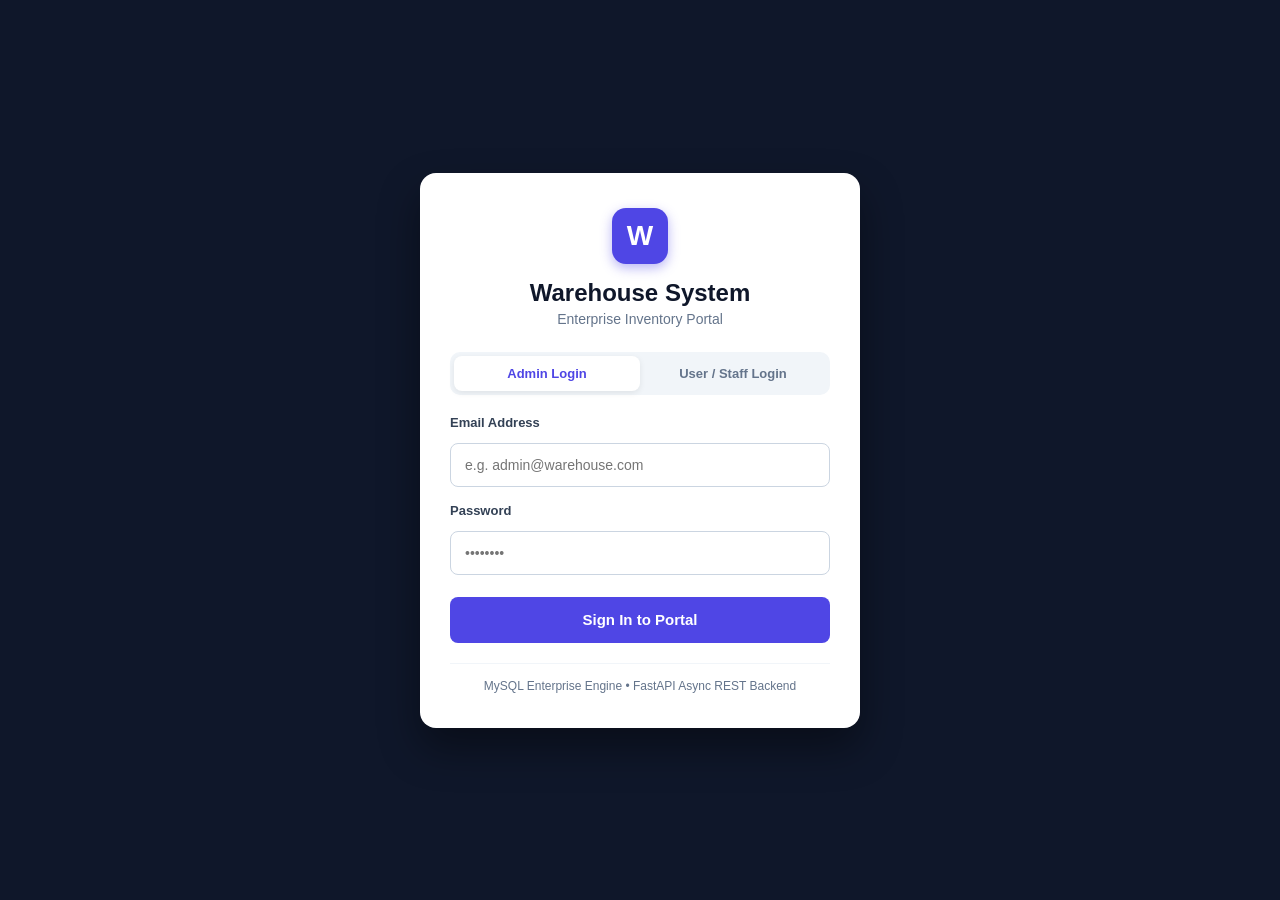
<file: index.html>
<!DOCTYPE html>
<html lang="en">
<head>
    <meta charset="UTF-8">
    <meta name="viewport" content="width=device-width, initial-scale=1.0">
    <title>Warehouse Inventory Management - Dashboard</title>
    <link rel="stylesheet" href="style.css">
</head>
<body>

    <!-- SIDEBAR -->
    <aside class="sidebar">
        <div class="logo">
            <div class="logo-icon">W</div>
            <div>
                <h2>WareHouse</h2>
                <p>Inventory System</p>
            </div>
        </div>

        <div id="userProfileBox" class="user-info-box">
            <!-- Dynamically populated by script.js -->
        </div>

        <nav>
            <a href="index.html" class="nav-item active"><span>D</span> Dashboard</a>
            <a href="inventory.html" class="nav-item"><span>I</span> Inventory</a>
            <a href="warehouses.html" class="nav-item"><span>W</span> Warehouses</a>
            <a href="stock-in.html" class="nav-item admin-only"><span>+</span> Stock In</a>
            <a href="stock-out.html" class="nav-item admin-only"><span>-</span> Stock Out</a>
            <a href="low-stock.html" class="nav-item"><span>!</span> Low Stock Alerts</a>
            <a href="orders.html" class="nav-item"><span>O</span> Stock Requests</a>
            <a href="users.html" class="nav-item admin-only"><span>👥</span> User Admin</a>
        </nav>

        <button onclick="logoutUser()" class="logout-btn">🔒 Logout</button>

        <div class="sidebar-bottom">
            <p>MySQL Enterprise DB</p>
            <small>Warehouse System v2.0</small>
        </div>
    </aside>

    <!-- MAIN CONTENT -->
    <main class="main">

        <!-- TOP BAR -->
        <header class="topbar">
            <div>
                <h1>Inventory Dashboard</h1>
                <p>Overview of warehouse inventory metrics and stock health</p>
            </div>
            <a href="inventory.html" class="add-btn" style="text-decoration: none; display: inline-flex; align-items: center;">
                Open Inventory Catalog &rarr;
            </a>
        </header>

        <div id="dashboardSummary"></div>

        <!-- STATISTICS CARDS -->
        <section class="stats">
            <div class="stat-card">
                <div class="stat-icon blue">
                    <svg viewBox="0 0 24 24" fill="none" stroke="currentColor" stroke-width="2">
                        <path d="M21 16V8a2 2 0 0 0-1-1.73l-7-4a2 2 0 0 0-2 0l-7 4A2 2 0 0 0 3 8v8a2 2 0 0 0 1 1.73l7 4a2 2 0 0 0 2 0l7-4A2 2 0 0 0 21 16z"></path>
                    </svg>
                </div>
                <div>
                    <p>Total Products</p>
                    <h2 id="totalProducts">0</h2>
                </div>
            </div>

            <div class="stat-card">
                <div class="stat-icon green">
                    <svg viewBox="0 0 24 24" fill="none" stroke="currentColor" stroke-width="2">
                        <polyline points="22 4 12 14.01 9 11.01"></polyline>
                    </svg>
                </div>
                <div>
                    <p>Total Stock Units</p>
                    <h2 id="inStock">0</h2>
                </div>
            </div>

            <div class="stat-card">
                <div class="stat-icon red">
                    <svg viewBox="0 0 24 24" fill="none" stroke="currentColor" stroke-width="2">
                        <path d="M10.29 3.86L1.82 18a2 2 0 0 0 1.71 3h16.94a2 2 0 0 0 1.71-3L13.71 3.86a2 2 0 0 0-3.42 0z"></path>
                        <line x1="12" y1="9" x2="12" y2="13"></line>
                        <line x1="12" y1="17" x2="12.01" y2="17"></line>
                    </svg>
                </div>
                <div>
                    <p>Low Stock Items</p>
                    <h2 id="lowStock">0</h2>
                </div>
            </div>

            <div class="stat-card">
                <div class="stat-icon purple">
                    <svg viewBox="0 0 24 24" fill="none" stroke="currentColor" stroke-width="2">
                        <circle cx="12" cy="12" r="10"></circle>
                        <text x="12" y="16" text-anchor="middle" fill="currentColor" stroke="none" font-size="11" font-weight="bold">Rs</text>
                    </svg>
                </div>
                <div>
                    <p>Total Inventory Value</p>
                    <h2 id="inventoryValue">Rs. 0</h2>
                </div>
            </div>
        </section>

        <!-- RECENT PRODUCTS PREVIEW -->
        <section class="content-card">
            <div class="section-header">
                <div>
                    <h2>Recent Inventory Highlights</h2>
                    <p>Snapshot of currently cataloged inventory items in MySQL</p>
                </div>
                <a href="inventory.html" style="font-size: 14px; color: #5146e5; text-decoration: underline; font-weight: 600;">
                    View Full Catalog &rarr;
                </a>
            </div>

            <div class="table-container">
                <table>
                    <thead>
                        <tr>
                            <th>ID</th>
                            <th>Product Name</th>
                            <th>SKU</th>
                            <th>Category</th>
                            <th>Unit Price</th>
                            <th>Total Stock Status</th>
                        </tr>
                    </thead>
                    <tbody id="recentProductsTable">
                        <tr>
                            <td colspan="6" class="loading">Loading inventory snapshot...</td>
                        </tr>
                    </tbody>
                </table>
            </div>
        </section>

    </main>

    <script src="script.js"></script>
</body>
</html>
</file>
<file: style.css>
/* =========================
   RESET
========================= */

* {
    margin: 0;
    padding: 0;
    box-sizing: border-box;
}

body {
    font-family: Arial, Helvetica, sans-serif;
    background: #f5f7fb;
    color: #172033;
}


/* =========================
   SIDEBAR
========================= */

.sidebar {
    position: fixed;
    left: 0;
    top: 0;

    width: 270px;
    height: 100vh;

    background: #111a2b;
    color: white;

    padding: 28px 20px;

    display: flex;
    flex-direction: column;

    z-index: 100;
}

.logo {
    display: flex;
    align-items: center;
    gap: 14px;

    margin-bottom: 55px;
}

.logo-icon {
    width: 48px;
    height: 48px;

    border-radius: 12px;

    background: #5146e5;

    display: flex;
    align-items: center;
    justify-content: center;

    font-size: 24px;
    font-weight: bold;
}

.logo h2 {
    font-size: 17px;
    margin-bottom: 3px;
}

.logo p {
    font-size: 14px;
    color: #c4cad8;
}


/* =========================
   NAVIGATION
========================= */

nav {
    display: flex;
    flex-direction: column;
    gap: 10px;
}

.nav-item {
    display: flex;
    align-items: center;

    gap: 15px;

    padding: 15px 18px;

    border-radius: 12px;

    color: #aeb7c9;
    text-decoration: none;

    font-size: 15px;

    transition: 0.2s;
}

.nav-item span {
    width: 18px;
    text-align: center;
}

.nav-item:hover {
    background: #1c273b;
    color: white;
}

.nav-item.active {
    background: #202c40;
    color: white;

    border-left: 3px solid #655cff;
}


/* =========================
   SIDEBAR BOTTOM
========================= */

.sidebar-bottom {
    margin-top: auto;

    color: #dce1ea;

    line-height: 1.5;
}

.sidebar-bottom p {
    font-size: 14px;
}

.sidebar-bottom small {
    color: #8f99ad;
    font-size: 12px;
}


/* =========================
   MAIN
========================= */

.main {
    margin-left: 270px;

    min-height: 100vh;

    padding: 38px 40px;
}


/* =========================
   TOP BAR
========================= */

.topbar {
    display: flex;
    justify-content: space-between;
    align-items: center;

    margin-bottom: 35px;
}

.topbar h1 {
    font-size: 30px;
    margin-bottom: 7px;
}

.topbar p {
    color: #7d8799;
    font-size: 15px;
}


/* =========================
   ADD BUTTON
========================= */

.add-btn {
    border: none;

    background: #5146e5;
    color: white;

    padding: 13px 22px;

    border-radius: 10px;

    font-size: 14px;
    font-weight: bold;

    cursor: pointer;

    transition: 0.2s;
}

.add-btn:hover {
    background: #4037c7;
    transform: translateY(-1px);
}


/* =========================
   STAT CARDS
========================= */

.stats {
    display: grid;

    grid-template-columns: repeat(4, 1fr);

    gap: 20px;

    margin-bottom: 35px;
}

.stat-card {
    background: white;

    border: 1px solid #e8ebf1;

    border-radius: 15px;

    padding: 23px;

    display: flex;
    align-items: center;

    gap: 18px;

    min-height: 105px;
}

.stat-icon {
    width: 48px;
    height: 48px;

    border-radius: 12px;

    display: flex;
    align-items: center;
    justify-content: center;

    font-size: 22px;
    font-weight: bold;
}

.stat-icon.blue {
    background: #e9efff;
}

.stat-icon.green {
    background: #e8f8ef;
}

.stat-icon.red {
    background: #ffeded;
}

.stat-icon.purple {
    background: #f0ebff;
}

.stat-card p {
    color: #7c8596;

    font-size: 13px;

    margin-bottom: 7px;
}

.stat-card h2 {
    font-size: 23px;
}


/* =========================
   CONTENT CARDS
========================= */

.content-card {
    background: white;

    border: 1px solid #e8ebf1;

    border-radius: 15px;

    margin-bottom: 25px;

    overflow: hidden;
}

.section-header {
    padding: 25px;

    display: flex;

    justify-content: space-between;
    align-items: center;

    border-bottom: 1px solid #eef0f4;
}

.section-header h2 {
    font-size: 19px;

    margin-bottom: 6px;
}

.section-header p {
    color: #8b94a5;

    font-size: 13px;
}


/* =========================
   SEARCH / FILTER
========================= */

.filters {
    display: flex;

    gap: 10px;
}

.filters input,
.filters select {
    height: 38px;

    border: 1px solid #dce1e8;

    border-radius: 8px;

    padding: 0 12px;

    font-size: 13px;

    background: white;

    outline: none;
}

.filters input {
    width: 180px;
}

.filters select {
    width: 150px;
}

.filters input:focus,
.filters select:focus {
    border-color: #5146e5;
}


/* =========================
   TABLE
========================= */

.table-container {
    width: 100%;

    overflow-x: auto;
}

table {
    width: 100%;

    border-collapse: collapse;

    min-width: 850px;
}

thead {
    background: #fafbfc;
}

th {
    padding: 15px 18px;

    text-align: left;

    color: #7e8797;

    font-size: 11px;

    letter-spacing: 0.6px;

    text-transform: uppercase;

    font-weight: bold;
}

td {
    padding: 17px 18px;

    border-top: 1px solid #eef0f4;

    font-size: 13px;

    color: #4c5668;
}

tbody tr:hover {
    background: #fafbff;
}

td strong {
    color: #172033;
}

.loading {
    text-align: center;

    padding: 35px;

    color: #8b94a5;
}


/* =========================
   STATUS
========================= */

.stock,
.low {
    display: inline-block;

    padding: 6px 10px;

    border-radius: 20px;

    font-size: 11px;

    font-weight: bold;
}

.stock {
    background: #eaf8ef;
    color: #21854b;
}

.low {
    background: #fff0f0;
    color: #d93636;
}


/* =========================
   DELETE BUTTON
========================= */

td button {
    border: 1px solid #f0caca;

    background: #fff5f5;

    color: #d93636;

    padding: 6px 11px;

    border-radius: 6px;

    cursor: pointer;

    font-size: 12px;
}

td button:hover {
    background: #ffe5e5;
}


/* =========================
   LOW STOCK
========================= */

.low-stock-list {
    padding: 20px 25px;
}

.low-stock-item {
    display: flex;

    align-items: center;
    justify-content: space-between;

    padding: 17px;

    border: 1px solid #edf0f4;

    border-radius: 10px;

    margin-bottom: 10px;

    background: #fff;
}

.low-stock-item:last-child {
    margin-bottom: 0;
}

.low-stock-item strong {
    color: #172033;

    font-size: 14px;
}

.low-stock-item small {
    color: #8a93a4;

    margin-left: 8px;

    font-size: 12px;
}

.low-stock-item > span {
    color: #d93636;

    font-weight: bold;

    font-size: 13px;
}

.empty-message {
    color: #8b94a5;

    padding: 10px 0;
}


/* =========================
   MODAL
========================= */

.modal {
    display: none;

    position: fixed;

    inset: 0;

    width: 100%;
    height: 100%;

    background: rgba(15, 23, 42, 0.55);

    align-items: center;
    justify-content: center;

    padding: 20px;

    z-index: 1000;
}

.modal.show {
    display: flex;
}

.modal-content {
    background: white;

    width: 100%;

    max-width: 650px;

    max-height: 90vh;

    overflow-y: auto;

    border-radius: 16px;

    padding: 28px;

    box-shadow: 0 20px 60px rgba(0, 0, 0, 0.2);

    animation: modalOpen 0.2s ease;
}

@keyframes modalOpen {

    from {
        opacity: 0;
        transform: translateY(15px) scale(0.98);
    }

    to {
        opacity: 1;
        transform: translateY(0) scale(1);
    }
}

.modal-header {
    display: flex;

    justify-content: space-between;
    align-items: flex-start;

    margin-bottom: 25px;
}

.modal-header h2 {
    font-size: 21px;

    margin-bottom: 6px;
}

.modal-header p {
    color: #8a93a4;

    font-size: 13px;
}

.close-btn {
    border: none;

    background: #f1f3f6;

    width: 34px;
    height: 34px;

    border-radius: 8px;

    font-size: 21px;

    cursor: pointer;

    color: #333;

    display: flex;
    align-items: center;
    justify-content: center;
}

.close-btn:hover {
    background: #e5e8ed;
}


/* =========================
   FORM
========================= */

.form-grid {
    display: grid;

    grid-template-columns: 1fr 1fr;

    gap: 18px;
}

.form-group {
    display: flex;

    flex-direction: column;

    gap: 7px;
}

.form-group label {
    font-size: 13px;

    font-weight: bold;

    color: #374151;
}

.form-group input,
.form-group select {
    width: 100%;

    height: 43px;

    border: 1px solid #dce1e8;

    border-radius: 8px;

    padding: 0 12px;

    font-size: 13px;

    outline: none;

    background: white;
}

.form-group input:focus,
.form-group select:focus {
    border-color: #5146e5;

    box-shadow: 0 0 0 3px rgba(81, 70, 229, 0.08);
}


/* =========================
   FORM BUTTONS
========================= */

.form-actions {
    display: flex;

    justify-content: flex-end;

    gap: 10px;

    margin-top: 28px;

    padding-top: 20px;

    border-top: 1px solid #eef0f4;
}

.cancel-btn,
.save-btn {
    padding: 11px 18px;

    border-radius: 8px;

    font-size: 13px;

    font-weight: bold;

    cursor: pointer;
}

.cancel-btn {
    border: 1px solid #dce1e8;

    background: white;

    color: #4b5563;
}

.cancel-btn:hover {
    background: #f7f8fa;
}

.save-btn {
    border: none;

    background: #5146e5;

    color: white;
}

.save-btn:hover {
    background: #4037c7;
}


/* =========================
   TOAST
========================= */

.toast {
    position: fixed;

    right: 25px;
    bottom: 25px;

    background: #172033;

    color: white;

    padding: 14px 20px;

    border-radius: 9px;

    font-size: 13px;

    display: none;

    z-index: 2000;
}


/* =========================
   WAREHOUSE SEARCH
========================= */

.warehouse-search {
    padding: 22px 25px;

    display: flex;

    align-items: center;

    gap: 15px;

    border-bottom: 1px solid #eef0f4;
}

.warehouse-search label {
    font-size: 13px;

    font-weight: bold;

    color: #374151;
}

.warehouse-search select {
    width: 280px;

    height: 40px;

    border: 1px solid #dce1e8;

    border-radius: 8px;

    padding: 0 12px;

    background: white;

    outline: none;
}


/* =========================
   WAREHOUSE DETAILS
========================= */

.warehouse-details {
    padding: 20px 25px;
}

.warehouse-card {
    display: flex;

    align-items: center;

    gap: 20px;

    padding: 18px;

    border: 1px solid #edf0f4;

    border-radius: 10px;

    margin-bottom: 10px;
}

.warehouse-card > div:first-child {
    flex: 1;
}

.warehouse-card h3 {
    font-size: 15px;

    margin-bottom: 5px;
}

.warehouse-card p {
    color: #8a93a4;

    font-size: 12px;
}

.warehouse-stock {
    min-width: 100px;

    text-align: center;
}

.warehouse-stock strong {
    display: block;

    font-size: 20px;

    color: #172033;
}

.warehouse-stock span {
    color: #8a93a4;

    font-size: 11px;
}

.lowest {
    background: #fff0f0;

    color: #d93636;

    padding: 6px 10px;

    border-radius: 20px;

    font-size: 10px;

    font-weight: bold;
}

.lowest-alert {
    margin-top: 15px;

    padding: 15px;

    background: #fff7e6;

    border: 1px solid #ffe1a8;

    border-radius: 9px;

    color: #8a5a00;

    font-size: 13px;
}


/* =========================
   WAREHOUSE FORM
========================= */

.warehouse-form-section {
    margin-top: 25px;

    padding-top: 20px;

    border-top: 1px solid #eef0f4;
}

.warehouse-form-section h3 {
    font-size: 16px;

    margin-bottom: 5px;
}

.warehouse-form-section > p {
    color: #8a93a4;

    font-size: 12px;

    margin-bottom: 15px;
}

.warehouse-input {
    display: flex;

    justify-content: space-between;

    align-items: center;

    padding: 13px 15px;

    background: #fafbfc;

    border: 1px solid #edf0f4;

    border-radius: 8px;

    margin-bottom: 8px;
}

.warehouse-input strong {
    display: block;

    font-size: 13px;
}

.warehouse-input small {
    color: #8a93a4;

    font-size: 11px;
}

.warehouse-input input {
    width: 90px;

    height: 38px;

    border: 1px solid #dce1e8;

    border-radius: 7px;

    padding: 0 10px;

    outline: none;
}

.warehouse-input input:focus {
    border-color: #5146e5;
}

.warehouse-loading {
    color: #8a93a4;

    font-size: 13px;

    padding: 15px 0;
}


/* =========================
   RESPONSIVE
========================= */

@media (max-width: 1100px) {

    .stats {
        grid-template-columns: repeat(2, 1fr);
    }

}


@media (max-width: 800px) {

    .sidebar {
        width: 220px;
    }

    .main {
        margin-left: 220px;

        padding: 25px;
    }

    .topbar {
        align-items: flex-start;

        gap: 20px;
    }

    .section-header {
        align-items: flex-start;

        flex-direction: column;

        gap: 18px;
    }

}


@media (max-width: 600px) {

    .sidebar {
        position: relative;

        width: 100%;

        height: auto;

        padding: 18px;
    }

    .logo {
        margin-bottom: 20px;
    }

    nav {
        flex-direction: row;

        overflow-x: auto;
    }

    .nav-item {
        white-space: nowrap;
    }

    .sidebar-bottom {
        display: none;
    }

    .main {
        margin-left: 0;

        padding: 20px;
    }

    .topbar {
        flex-direction: column;
    }

    .stats {
        grid-template-columns: 1fr;
    }

    .form-grid {
        grid-template-columns: 1fr;
    }

    .filters {
        width: 100%;

        flex-direction: column;
    }

    .filters input,
    .filters select {
        width: 100%;
    }

    .warehouse-search {
        flex-direction: column;

        align-items: flex-start;
    }

    .warehouse-search select {
        width: 100%;
    }

    .warehouse-card {
        flex-wrap: wrap;
    }

}
/* =====================================================================
   ADDITIONAL MULTI-PAGE & SQL SHOWCASE STYLES
===================================================================== */
.sql-banner {
    background: #0d1525;
    border-left: 4px solid #5146e5;
    border-radius: 8px;
    padding: 14px 18px;
    margin-bottom: 20px;
    font-family: 'Consolas', 'Courier New', monospace;
    font-size: 13px;
    color: #e2e8f0;
    overflow-x: auto;
}

.sql-banner .sql-keyword {
    color: #818cf8;
    font-weight: bold;
}

.sql-banner .sql-title {
    font-size: 12px;
    text-transform: uppercase;
    color: #94a3b8;
    margin-bottom: 6px;
    letter-spacing: 0.5px;
    font-family: Arial, sans-serif;
}

.alert-box {
    padding: 14px 18px;
    border-radius: 8px;
    margin-bottom: 20px;
    font-size: 14px;
    display: none;
}

.alert-box.show {
    display: block;
}

.alert-box.success {
    background: #ecfdf5;
    color: #065f46;
    border-left: 4px solid #10b981;
}

.alert-box.error {
    background: #fef2f2;
    color: #991b1b;
    border-left: 4px solid #ef4444;
}

.badge {
    display: inline-block;
    padding: 4px 10px;
    border-radius: 20px;
    font-size: 12px;
    font-weight: bold;
    text-transform: uppercase;
}

.badge.primary {
    background: #e0e7ff;
    color: #4338ca;
}

.badge.success {
    background: #d1fae5;
    color: #065f46;
}

.badge.warning {
    background: #fef3c7;
    color: #92400e;
}

.badge.danger {
    background: #fee2e2;
    color: #991b1b;
}

.quick-actions {
    display: flex;
    gap: 12px;
    margin-top: 15px;
}

.quick-btn {
    display: inline-flex;
    align-items: center;
    gap: 8px;
    padding: 10px 18px;
    background: white;
    border: 1px solid #e2e8f0;
    border-radius: 8px;
    color: #1e293b;
    text-decoration: none;
    font-size: 14px;
    font-weight: 500;
    transition: all 0.2s;
}

.quick-btn:hover {
    background: #f8fafc;
    border-color: #cbd5e1;
    color: #5146e5;
}

/* =====================================================================
   PORTAL SWITCHER & ROLE-BASED VISIBILITY
===================================================================== */
.portal-header-group {
    display: flex;
    align-items: center;
    gap: 12px;
}

.portal-badge {
    display: inline-flex;
    align-items: center;
    gap: 6px;
    padding: 6px 14px;
    border-radius: 20px;
    font-size: 13px;
    font-weight: 600;
}

.portal-badge.admin {
    background: #eef2ff;
    color: #4338ca;
    border: 1px solid #c7d2fe;
}

.portal-badge.user {
    background: #f0fdf4;
    color: #166534;
    border: 1px solid #bbf7d0;
}

.portal-toggle-btn {
    cursor: pointer;
    background: #111a2b;
    color: #ffffff;
    border: 1px solid #334155;
    padding: 8px 16px;
    border-radius: 8px;
    font-size: 13px;
    font-weight: 600;
    transition: all 0.2s;
}

.portal-toggle-btn:hover {
    background: #5146e5;
    border-color: #5146e5;
}

body[data-portal="user"] .admin-only {
    display: none !important;
}

.user-banner {
    display: none;
    background: #f0fdf4;
    border-left: 4px solid #16a34a;
    padding: 12px 18px;
    border-radius: 8px;
    margin-bottom: 20px;
    font-size: 13px;
    color: #15803d;
}

body[data-portal="user"] .user-banner {
    display: block;
}

.stat-icon svg {
    width: 24px;
    height: 24px;
}

/* =====================================================================
   ADMIN PORTAL & ORDERS / USERS STYLES
===================================================================== */
.status-pill {
    display: inline-block;
    padding: 4px 10px;
    border-radius: 20px;
    font-size: 11px;
    font-weight: 700;
    text-transform: uppercase;
}

.status-pending {
    background: #fef3c7;
    color: #92400e;
}

.status-approved {
    background: #dcfce7;
    color: #166534;
}

.status-rejected {
    background: #fee2e2;
    color: #991b1b;
}

.btn-approve {
    padding: 6px 12px;
    background: #16a34a;
    color: white;
    border: none;
    border-radius: 6px;
    font-size: 12px;
    font-weight: 600;
    cursor: pointer;
    margin-right: 6px;
}

.btn-approve:hover {
    background: #15803d;
}

.btn-reject {
    padding: 6px 12px;
    background: #ef4444;
    color: white;
    border: none;
    border-radius: 6px;
    font-size: 12px;
    font-weight: 600;
    cursor: pointer;
}

.btn-reject:hover {
    background: #dc2626;
}

.logout-btn {
    width: 100%;
    margin-top: 15px;
    padding: 10px;
    background: #1e293b;
    border: 1px solid #334155;
    border-radius: 8px;
    color: #f8fafc;
    font-size: 13px;
    font-weight: 600;
    cursor: pointer;
    transition: all 0.2s;
    text-align: center;
}

.logout-btn:hover {
    background: #ef4444;
    border-color: #ef4444;
}

.user-info-box {
    padding: 10px 0;
    border-bottom: 1px solid #1e293b;
    margin-bottom: 12px;
}

.user-info-box p {
    font-size: 13px;
    font-weight: 600;
    color: #ffffff;
}

.user-info-box small {
    font-size: 11px;
    color: #94a3b8;
}


/* =========================
   LOGIN PAGE STYLES
========================= */
.login-container {
    min-height: 100vh;
    display: flex;
    align-items: center;
    justify-content: center;
    background: #0f172a;
    padding: 20px;
}

.login-card {
    background: #ffffff !important;
    color: #1e293b !important;
    width: 100%;
    max-width: 440px;
    border-radius: 16px;
    box-shadow: 0 20px 40px rgba(0, 0, 0, 0.4);
    padding: 35px 30px;
    margin: 0 auto;
}

.login-header {
    text-align: center;
    margin-bottom: 25px;
}

.login-logo {
    width: 56px;
    height: 56px;
    background: #4f46e5;
    color: #ffffff;
    font-size: 28px;
    font-weight: bold;
    border-radius: 14px;
    display: flex;
    align-items: center;
    justify-content: center;
    margin: 0 auto 15px auto;
    box-shadow: 0 4px 12px rgba(79, 70, 229, 0.4);
}

.login-header h1 {
    font-size: 24px;
    color: #0f172a !important;
    font-weight: 700;
}

.login-header p {
    font-size: 14px;
    color: #64748b !important;
    margin-top: 4px;
}

.role-tabs {
    display: flex;
    background: #f1f5f9;
    padding: 4px;
    border-radius: 10px;
    margin-bottom: 20px;
}

.role-tab {
    flex: 1;
    padding: 10px;
    text-align: center;
    font-size: 13px;
    font-weight: 600;
    color: #64748b;
    border: none;
    background: transparent;
    border-radius: 8px;
    cursor: pointer;
    transition: all 0.2s;
}

.role-tab.active {
    background: #ffffff;
    color: #4f46e5;
    box-shadow: 0 2px 6px rgba(0, 0, 0, 0.08);
}

.demo-credentials {
    background: #f8fafc;
    border: 1px dashed #cbd5e1;
    border-radius: 10px;
    padding: 12px;
    margin-bottom: 20px;
}

.demo-credentials p {
    font-size: 11px;
    text-transform: uppercase;
    letter-spacing: 0.5px;
    color: #64748b;
    font-weight: 700;
    margin-bottom: 8px;
}

.demo-buttons {
    display: flex;
    gap: 8px;
}

.demo-btn {
    flex: 1;
    padding: 8px 10px;
    border-radius: 6px;
    font-size: 12px;
    font-weight: 600;
    border: 1px solid #cbd5e1;
    background: white;
    color: #334155;
    cursor: pointer;
    transition: all 0.2s;
}

.demo-btn:hover {
    background: #e0e7ff;
    border-color: #6366f1;
    color: #4338ca;
}

/* =========================
   DBMS LAB STYLES
========================= */
.dbms-grid {
    display: grid;
    grid-template-columns: 280px 1fr;
    gap: 20px;
    margin-top: 20px;
}

.dbms-menu {
    background: white;
    border-radius: 12px;
    padding: 15px;
    box-shadow: 0 2px 8px rgba(0,0,0,0.04);
}

.dbms-menu-item {
    display: block;
    width: 100%;
    text-align: left;
    padding: 12px 15px;
    border-radius: 8px;
    border: none;
    background: transparent;
    color: #334155;
    font-size: 14px;
    font-weight: 600;
    cursor: pointer;
    margin-bottom: 6px;
    transition: all 0.2s;
}

.dbms-menu-item:hover, .dbms-menu-item.active {
    background: #4f46e5;
    color: white;
}

.dbms-content-card {
    background: white;
    border-radius: 12px;
    padding: 25px;
    box-shadow: 0 2px 8px rgba(0,0,0,0.04);
}

.sql-code {
    background: #0f172a;
    color: #38bdf8;
    padding: 15px;
    border-radius: 8px;
    font-family: 'Courier New', Courier, monospace;
    font-size: 13px;
    overflow-x: auto;
    margin: 12px 0;
    border-left: 4px solid #6366f1;
    white-space: pre-wrap;
}

.ra-symbol {
    display: inline-block;
    background: #e0e7ff;
    color: #4338ca;
    font-weight: bold;
    padding: 2px 8px;
    border-radius: 4px;
    font-family: serif;
    font-size: 16px;
}
</file>
